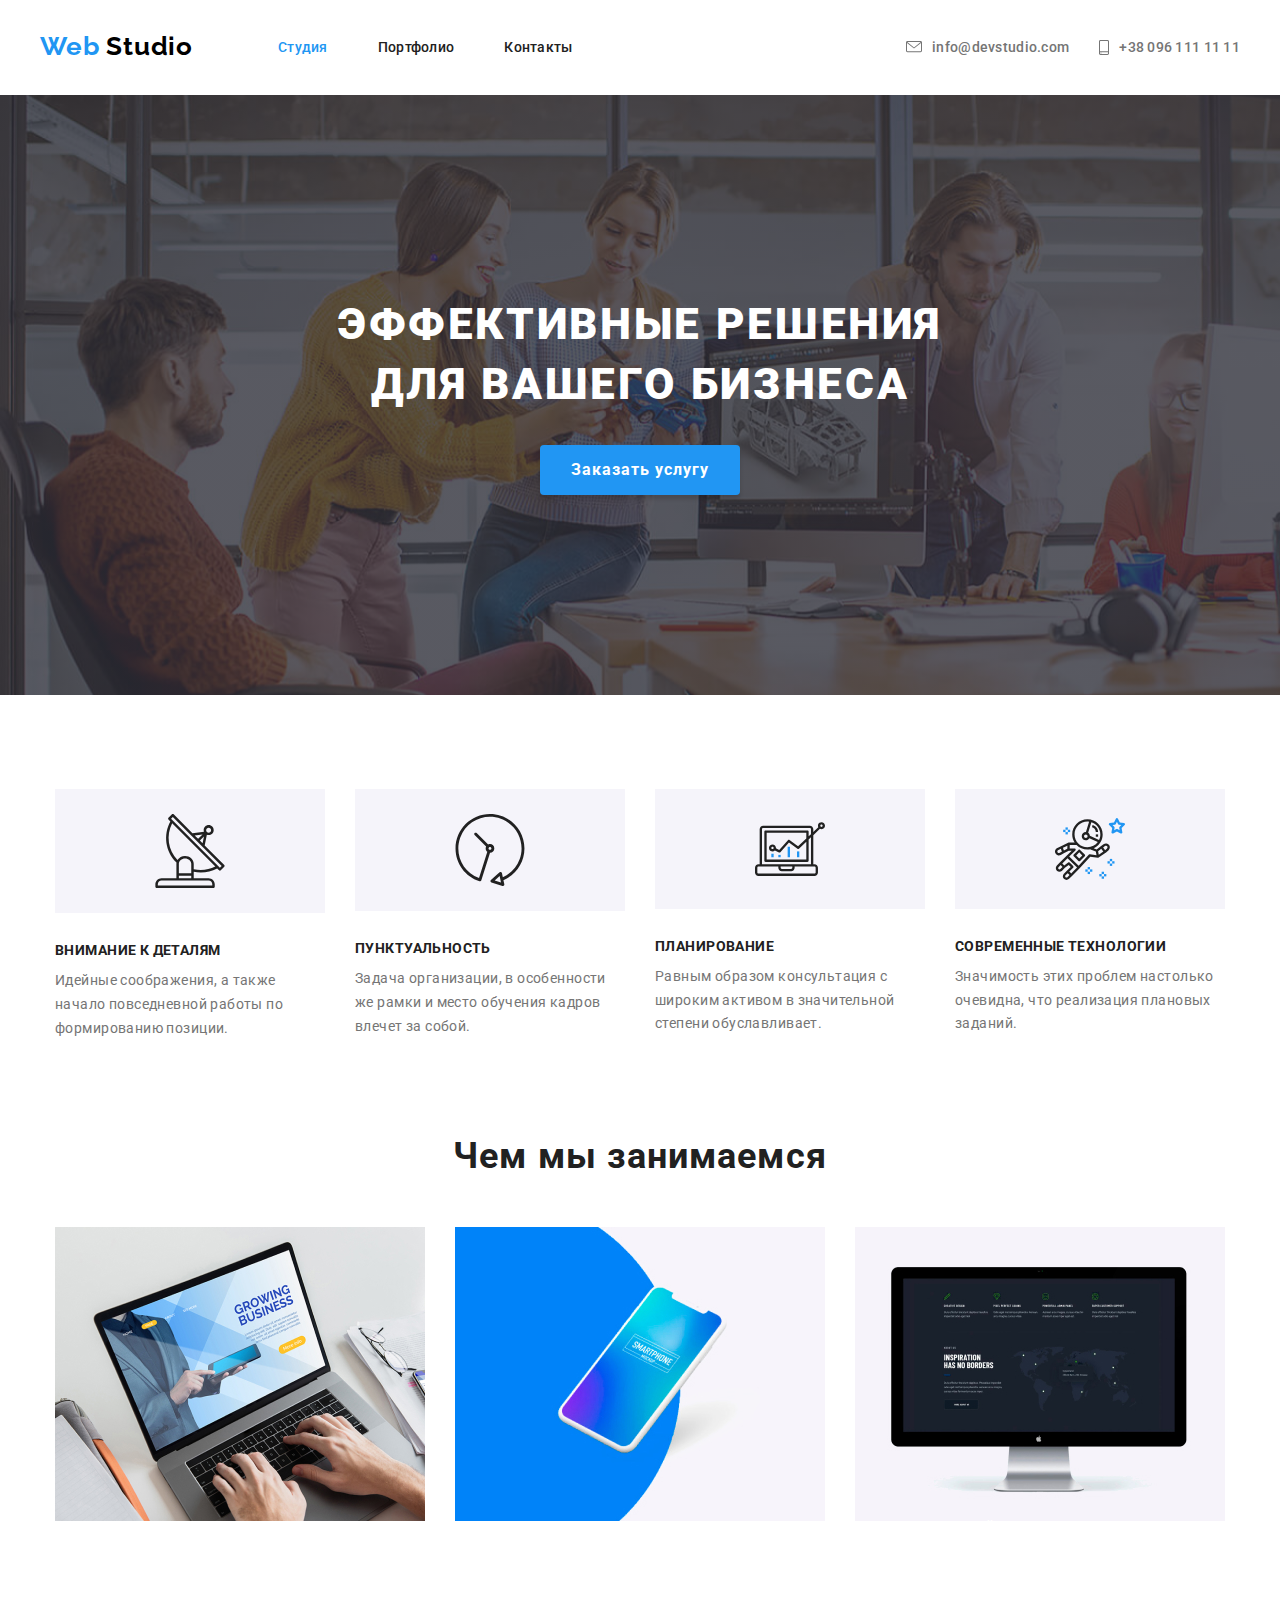
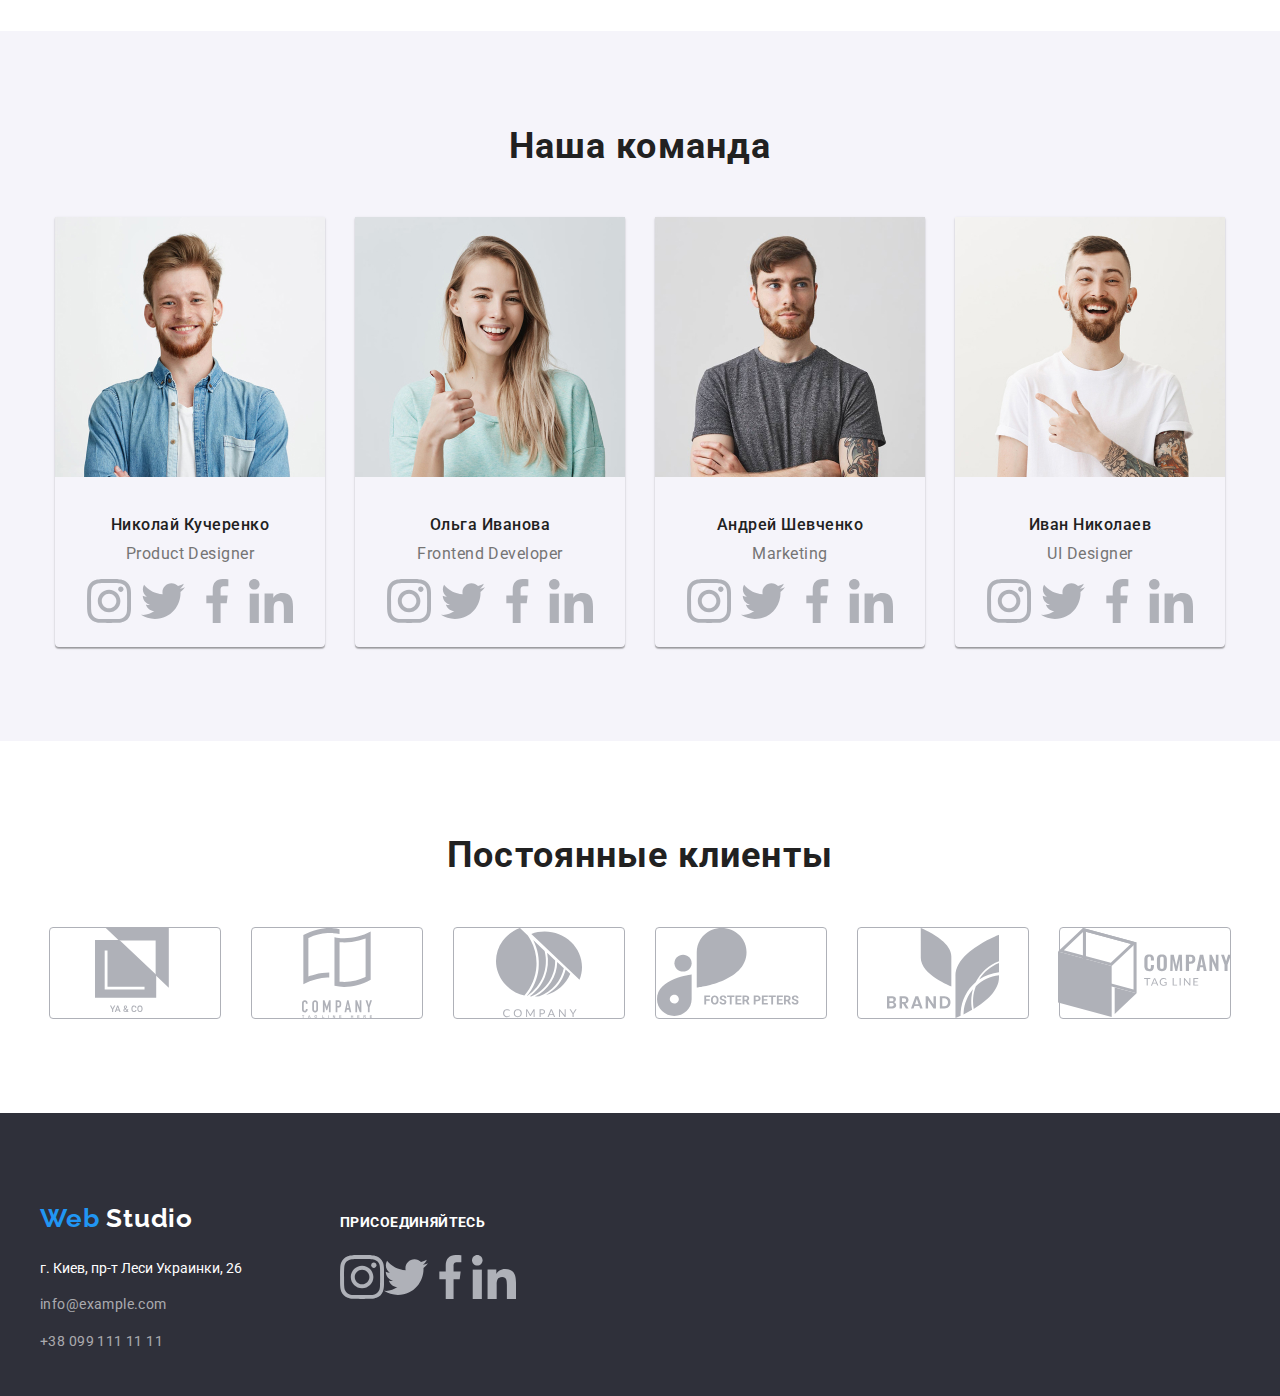
<file: index.html>
<!DOCTYPE html>
<html lang="ru">
  <head>
    <meta charset="UTF-8" />
    <meta name="viewport" content="width=device-width, initial-scale=1.0" />
    <title>Web Studio</title>
    <link rel="stylesheet" href="./css/normalize.css" />
    <link rel="stylesheet" href="./css/style-second.css" />
    <link
      href="https://fonts.googleapis.com/css2?family=Raleway:wght@700&family=Roboto:wght@400;500;700;900&display=swap"
      rel="stylesheet"
    />
  </head>

  <body>
    <header class="site">
      <div class="container">
        <nav class="header-nav">
          <!--Логотип сайта-->
          <a lang="en" href="./index.html" class="logo link"
            ><span class="first-logo">Web</span
            ><span class="second-logo">Studio</span></a
          >
          <!--Навигационное меню в шапке-->

          <ul class="site-nav list">
            <li class="site-nav-list-item">
              <a href="" class="site-nav-text hover-focus link current"
                >Студия</a
              >
            </li>
            <li class="site-nav-list-item">
              <a href="./portfolio.html" class="site-nav-text hover-focus link"
                >Портфолио</a
              >
            </li>
            <li class="site-nav-list-item">
              <a href="" class="site-nav-text hover-focus link">Контакты</a>
            </li>
          </ul>
          <address class="nav-address">
            <ul class="address list">
              <li class="address-item-list mail-item">
                <a
                  lang="en"
                  href="mailto:info@devstudio.com"
                  class="address-text link hover-focus"
                  ><img
                    class="mail-link"
                    src="./image/address-img/mail-img.svg"
                    alt="электронная почта"
                  />info@devstudio.com</a
                >
              </li>
              <li class="address-item-list tel-item">
                <a
                  href="tel:+380961111111"
                  class="address-text link hover-focus"
                  ><img
                    class="tel-link"
                    src="./image/address-img/tel-img.svg"
                    alt="телефон"
                  />+38 096 111 11 11</a
                >
              </li>
            </ul>
          </address>
        </nav>
        <!--Контактная информация-->
      </div>
    </header>

    <main>
      <!-- Герой -->
      <section class="hero">
        <h1 class="hero-title">
          эффективные решения <br />
          для вашего бизнеса
        </h1>

        <button class="services-btn general-btn" type="button">
          Заказать услугу
        </button>
      </section>

      <!-- О нас -->
      <section class="about-us list">
        <div class="container">
          <h2 hidden>О нас</h2>
          <ul class="about-us-item list">
            <li class="about-us-item-list">
              <img
                src="./image/about-us/about-us-1.svg"
                alt="внимание к деталям"
                class="about-us-img"
              />
              <h3 class="about-us-title">внимание к деталям</h3>
              <p class="about-us-text">
                Идейные соображения, а также начало повседневной работы по
                формированию позиции.
              </p>
            </li>

            <li class="about-us-item-list">
              <img
                src="./image/about-us/about-us-2.svg"
                alt="пунктуальность"
                class="about-us-img"
              />
              <h3 class="about-us-title">пунктуальность</h3>
              <p class="about-us-text">
                Задача организации, в особенности же рамки и место обучения
                кадров влечет за собой.
              </p>
            </li>

            <li class="about-us-item-list">
              <img
                src="./image/about-us/about-us-3.svg"
                alt="планированием"
                class="about-us-img"
              />
              <h3 class="about-us-title">планирование</h3>
              <p class="about-us-text">
                Равным образом консультация с широким активом в значительной
                степени обуславливает.
              </p>
            </li>

            <li class="about-us-item-list">
              <img
                src="./image/about-us/about-us-4.svg"
                class="about-us-img"
                alt="современные технологии"
              />
              <h3 class="about-us-title">современные технологии</h3>
              <p class="about-us-text">
                Значимость этих проблем настолько очевидна, что реализация
                плановых заданий.
              </p>
            </li>
          </ul>
        </div>
      </section>

      <!-- Чем мы занимаемся -->
      <section class="features">
        <div class="container">
          <h2 class="features-title">Чем мы занимаемся</h2>

          <ul class="features-item list">
            <li class="features-item-list features-container">
              <img
                src="./image/what-we-do/what-we-do-1.jpg"
                alt="десктопные приложения"
                width="370"
                height="294"
              />
              <p class="features-text">десктопные приложения</p>
            </li>

            <li class="features-item-list features-container">
              <img
                src="./image/what-we-do/what-we-do-2.jpg"
                alt="мобильные приложения"
                width="370"
                height="294"
              />
              <p class="features-text">мобильные приложения</p>
            </li>
            <li class="features-item-list features-container">
              <img
                src="./image/what-we-do/what-we-do-3.jpg"
                alt="дизайнерские решения"
                width="370"
                height="294"
              />
              <p class="features-text">дизайнерские решения</p>
            </li>
          </ul>
        </div>
      </section>

      <!-- Наша команда -->
      <section class="our-team">
        <div class="container">
          <h2 class="our-team-title">Наша команда</h2>
          <ul class="our-team-item list">
            <li class="our-team-item-list">
              <img
                class="our-team-item-photo"
                src="./image/team/img-team-1.jpg"
                alt="член команды"
                width="270"
                height="260"
              />
              <h3 class="our-team-subtitle">Николай Кучеренко</h3>
              <p lang="en" class="our-team-text">Product Designer</p>

              <ul class="our-team list social">
                <li class="icon-container">
                  <a class="icon-container-link" href=""
                    ><img
                      src="./image/team/social-img/insta.svg"
                      alt="Инстаграм"
                  /></a>
                </li>
                <li>
                  <a class="icon-container-link" href=""
                    ><img
                      src="./image/team/social-img/twitter.svg"
                      alt="Твиттер"
                  /></a>
                </li>
                <li>
                  <a class="icon-container-link" href=""
                    ><img
                      src="./image/team/social-img/facebook.svg"
                      alt="Фейсбук"
                  /></a>
                </li>
                <li>
                  <a class="icon-container-link" href=""
                    ><img src="./image/team/social-img/linkedin.svg" alt=""
                  /></a>
                </li>
              </ul>
            </li>

            <li class="our-team-item-list">
              <img
                class="our-team-item-photo"
                src="./image/team/img-team-2.jpg"
                alt="член команды"
                width="270"
                height="260"
              />
              <h3 class="our-team-subtitle">Ольга Иванова</h3>
              <p lang="en" class="our-team-text">Frontend Developer</p>

              <ul class="our-team list social">
                <li>
                  <a class="icon-container-link" href=""
                    ><img
                      src="./image/team/social-img/insta.svg"
                      alt="Инстаграм"
                  /></a>
                </li>
                <li>
                  <a class="icon-container-link" href=""
                    ><img
                      src="./image/team/social-img/twitter.svg"
                      alt="Твиттер"
                  /></a>
                </li>
                <li>
                  <a class="icon-container-link" href=""
                    ><img
                      src="./image/team/social-img/facebook.svg"
                      alt="Фейсбук"
                  /></a>
                </li>
                <li>
                  <a class="icon-container-link" href=""
                    ><img src="./image/team/social-img/linkedin.svg" alt=""
                  /></a>
                </li>
              </ul>
            </li>

            <li class="our-team-item-list">
              <img
                class="our-team-item-photo"
                src="./image/team/img-team-3.jpg"
                alt="член команды"
                width="270"
                height="260"
              />
              <h3 class="our-team-subtitle">Андрей Шевченко</h3>
              <p lang="en" class="our-team-text">Marketing</p>

              <ul class="our-team list social">
                <li>
                  <a class="icon-container-link" href=""
                    ><img
                      src="./image/team/social-img/insta.svg"
                      alt="Инстаграм"
                  /></a>
                </li>
                <li>
                  <a class="icon-container-link" href=""
                    ><img
                      src="./image/team/social-img/twitter.svg"
                      alt="Твиттер"
                  /></a>
                </li>
                <li>
                  <a class="icon-container-link" href=""
                    ><img
                      src="./image/team/social-img/facebook.svg"
                      alt="Фейсбук"
                  /></a>
                </li>
                <li>
                  <a class="icon-container-link" href=""
                    ><img src="./image/team/social-img/linkedin.svg" alt=""
                  /></a>
                </li>
              </ul>
            </li>

            <li class="our-team-item-list">
              <img
                class="our-team-item-photo"
                src="./image/team/img-team-4.jpg"
                alt="член команды"
                width="270"
                height="260"
              />
              <h3 class="our-team-subtitle">Иван Николаев</h3>
              <p lang="en" class="our-team-text">UI Designer</p>

              <ul class="our-team list social">
                <li>
                  <a class="icon-container-link" href=""
                    ><img
                      src="./image/team/social-img/insta.svg"
                      alt="Инстаграм"
                  /></a>
                </li>
                <li>
                  <a class="icon-container-link" href=""
                    ><img
                      src="./image/team/social-img/twitter.svg"
                      alt="Твиттер"
                  /></a>
                </li>
                <li>
                  <a class="icon-container-link" href=""
                    ><img
                      src="./image/team/social-img/facebook.svg"
                      alt="Фейсбук"
                  /></a>
                </li>
                <li>
                  <a class="icon-container-link" href=""
                    ><img src="./image/team/social-img/linkedin.svg" alt=""
                  /></a>
                </li>
              </ul>
            </li>
          </ul>
        </div>
      </section>

      <!-- Постоянные клиенты -->
      <section class="clients-main">
        <div class="container">
          <h2 class="clients">Постоянные клиенты</h2>
          <ul class="clients-item list">
            <li class="clients-item-list">
              <a class="clients-link-list" href=""
                ><img
                  src="./image/logo-company/logo-company-1.svg"
                  alt="логотип компании"
                  class="clients-logo-item"
              /></a>
            </li>
            <li class="clients-item-list">
              <a class="clients-link-list" href=""
                ><img
                  src="./image/logo-company/logo-company-2.svg"
                  alt="логотип компании"
                  class="clients-logo-item"
              /></a>
            </li>
            <li class="clients-item-list">
              <a class="clients-link-list" href=""
                ><img
                  src="./image/logo-company/logo-company-3.svg"
                  alt="логотип компании"
                  class="clients-logo-item"
              /></a>
            </li>
            <li class="clients-item-list">
              <a class="clients-link-list" href=""
                ><img
                  src="./image/logo-company/logo-company-4.svg"
                  alt="логотип компании"
                  class="clients-logo-item"
              /></a>
            </li>
            <li class="clients-item-list">
              <a class="clients-link-list" href=""
                ><img
                  src="./image/logo-company/logo-company-5.svg"
                  alt="логотип компании"
                  class="clients-logo-item"
              /></a>
            </li>
            <li class="clients-item-list">
              <a class="clients-link-list" href=""
                ><img
                  src="./image/logo-company/logo-company-6.svg"
                  alt="логотип компании"
                  class="clients-logo-item"
              /></a>
            </li>
          </ul>
        </div>
      </section>
    </main>

    <footer class="footer-main">
      <div class="container">
        <div class="footer-main-container">
          <div class="footer-address">
            <a lang="en" href="./index.html" class="link logo"
              ><span class="first-logo">Web</span>
              <span class="footer-logo">Studio</span></a
            >
            <address class="footer-address-container">
              <ul class="footer list">
                <li class="footer-list-link">
                  <a
                    href="https://goo.gl/maps/cEKbpR4M8F39uecU8"
                    class="footer-address-link link"
                    >г. Киев, пр-т Леси Украинки, 26</a
                  >
                </li>
                <li class="footer-list-link">
                  <a
                    lang="en"
                    href="mailto:info@example.com"
                    class="footer-mailto-link link"
                    >info@example.com</a
                  >
                </li>
                <li class="footer-list-link">
                  <a href="tel:+380991111111" class="footer-tel-link link"
                    >+38 099 111 11 11</a
                  >
                </li>
              </ul>
            </address>
          </div>

          <div class="join-in">
            <p class="join-in-title">
              <b class="join-in-text">присоединяйтесь</b>
            </p>
            <ul class="join-in-social list link">
              <li>
                <a class="icon-container-link" href=""
                  ><img src="./image/team/social-img/insta.svg" alt="Инстаграм"
                /></a>
              </li>
              <li>
                <a class="icon-container-link" href=""
                  ><img src="./image/team/social-img/twitter.svg" alt="Твиттер"
                /></a>
              </li>
              <li>
                <a class="icon-container-link" href=""
                  ><img
                    src="./image/team/social-img/facebook.svg"
                    alt="Фейсбук"
                /></a>
              </li>
              <li>
                <a class="icon-container-link" href=""
                  ><img
                    src="./image/team/social-img/linkedin.svg"
                    alt="Линкдин"
                /></a>
              </li>
            </ul>
          </div>
        </div>
      </div>
    </footer>
  </body>
</html>
</file>
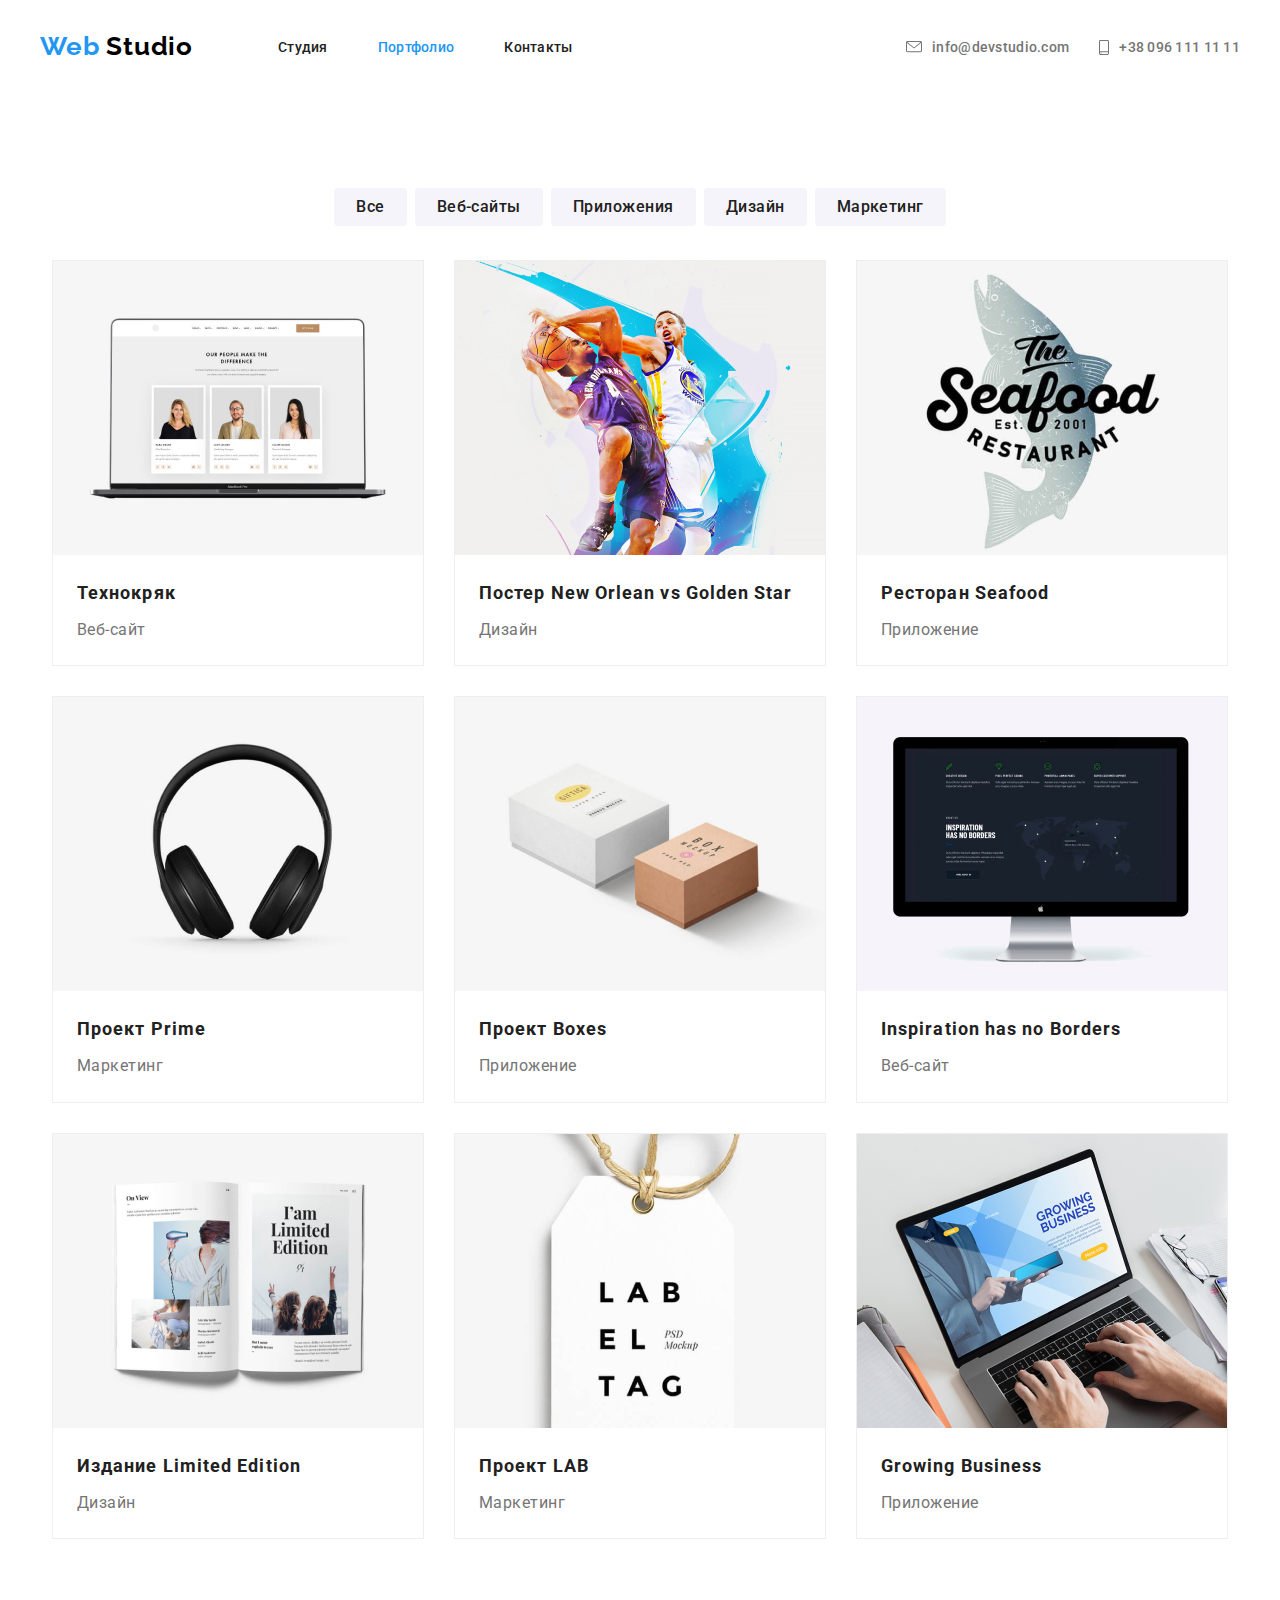
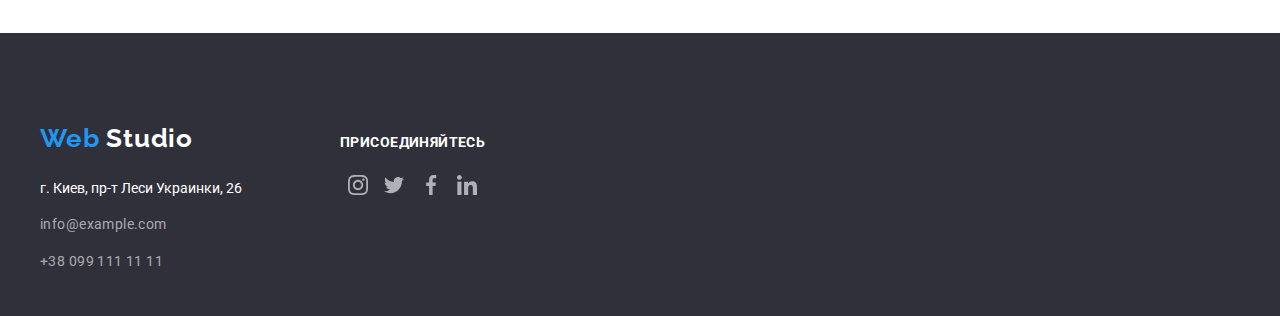
<file: portfolio.html>
<!DOCTYPE html>
<html lang="ru">
  <head>
    <meta charset="UTF-8" />
    <meta name="viewport" content="width=device-width, initial-scale=1.0" />
    <title>Web Studio</title>
    <link rel="stylesheet" href="./css/normalize.css" />
    <link rel="stylesheet" href="./css/style-second.css" />
    <link
      href="https://fonts.googleapis.com/css2?family=Raleway:wght@700&family=Roboto:wght@400;500;700;900&display=swap"
      rel="stylesheet"
    />
  </head>
  <body>
    <header class="site">
      <div class="container">
        <nav class="header-nav">
          <!--Логотип сайта-->
          <a lang="en" href="./index.html" class="logo link"
            ><span class="first-logo">Web</span
            ><span class="second-logo">Studio</span></a
          >
          <!--Навигационное меню в шапке-->

          <ul class="site-nav list">
            <li class="site-nav-list-item">
              <a href="./index.html" class="site-nav-text hover-focus link"
                >Студия</a
              >
            </li>
            <li class="site-nav-list-item">
              <a
                href="./portfolio.html"
                class="site-nav-text hover-focus link current"
                >Портфолио</a
              >
            </li>
            <li class="site-nav-list-item">
              <a href="" class="site-nav-text hover-focus link">Контакты</a>
            </li>
          </ul>
          <address class="nav-address">
            <ul class="address list">
              <li class="address-item-list mail-item">
                <a
                  lang="en"
                  href="mailto:info@devstudio.com"
                  class="address-text link hover-focus"
                  ><img
                    class="mail-link"
                    src="./image/address-img/mail-img.svg"
                    alt="электронная почта"
                  />info@devstudio.com</a
                >
              </li>
              <li class="address-item-list tel-item">
                <a
                  href="tel:+380961111111"
                  class="address-text link hover-focus"
                  ><img
                    class="tel-link"
                    src="./image/address-img/tel-img.svg"
                    alt="телефон"
                  />+38 096 111 11 11</a
                >
              </li>
            </ul>
          </address>
        </nav>
        <!--Контактная информация-->
      </div>
    </header>
    <main class="portfolio">
      <h1 hidden class="portfolio-title">Портфолио</h1>
      <div class="container">
        <section class="portfolio-section">
          <ul class="portfolio-item-btn list">
            <li class="portfolio-item-list">
              <button type="button" class="portfolio-btn">Все</button>
            </li>
            <li class="portfolio-item-list">
              <button type="button" class="portfolio-btn">Веб-сайты</button>
            </li>
            <li class="portfolio-item-list">
              <button type="button" class="portfolio-btn">Приложения</button>
            </li>
            <li class="portfolio-item-list">
              <button type="button" class="portfolio-btn">Дизайн</button>
            </li>
            <li class="portfolio-item-list">
              <button type="button" class="portfolio-btn">Маркетинг</button>
            </li>
          </ul>

          <ul class="portfolio-item list">
            <!-- <li>
              <ul class="list">         
              </ul>
            </li> -->
            <li class="portfolio-item-element">
              <a href="" class="portfolio-item-link">
                <img
                  class="item-link"
                  src="./image/portfolio/sections-image/techno.jpg"
                  alt="список сотрудников"
                  width="370"
                  height="294"
                />
                <h2 class="portfolio-title">Технокряк</h2>
                <p class="portfolio-text">Веб-сайт</p>
                <!-- <p class="portfolio-pre-text">
                                            Технокряк это современная площадка распространения коронавируса.
                                            Компании используют эту платформу для цифрового шпионажа и атак
                                            на защищённые сервера конкурентов.
                                          </p> --></a
              >
            </li>
            <li class="portfolio-item-element">
              <a href="" class="portfolio-item-link">
                <img
                  class="item-link"
                  src="./image/portfolio/sections-image/poster.jpg"
                  alt="баскетбольная команда"
                  width="370"
                  height="294"
                />
                <h2 class="portfolio-title">
                  Постер <span lang="en">New Orlean vs Golden Star</span>
                </h2>
                <p class="portfolio-text">Дизайн</p></a
              >
            </li>

            <li class="portfolio-item-element">
              <a href="" class="portfolio-item-link">
                <img
                  class="item-link"
                  src="./image/portfolio/sections-image/restaurant.jpg"
                  alt="ресторан"
                  width="370"
                  height="294"
                />
                <h2 class="portfolio-title">
                  Ресторан <span lang="en">Seafood</span>
                </h2>
                <p class="portfolio-text">Приложение</p></a
              >
            </li>

            <li class="portfolio-item-element">
              <a href="" class="portfolio-item-link">
                <img
                  class="item-link"
                  src="./image/portfolio/sections-image/prime.jpg"
                  alt="наушники"
                  width="370"
                  height="294"
                />
                <h2 class="portfolio-title">
                  Проект <span lang="en">Prime</span>
                </h2>
                <p class="portfolio-text">Маркетинг</p></a
              >
            </li>

            <li class="portfolio-item-element">
              <a href="" class="portfolio-item-link">
                <img
                  class="item-link"
                  src="./image/portfolio/sections-image/boxes.jpg"
                  alt="коробки"
                  width="370"
                  height="294"
                />
                <h2 class="portfolio-title">
                  Проект <span lang="en">Boxes</span>
                </h2>
                <p class="portfolio-text">Приложение</p></a
              >
            </li>

            <li class="portfolio-item-element">
              <a href="" class="portfolio-item-link">
                <img
                  class="item-link"
                  src="./image/portfolio/sections-image/borders.jpg"
                  alt="о компании"
                  width="370"
                  height="294"
                />
                <h2 class="portfolio-title" lang="en">
                  Inspiration has no Borders
                </h2>
                <p class="portfolio-text">Веб-сайт</p></a
              >
            </li>

            <li class="portfolio-item-element">
              <a href="" class="portfolio-item-link">
                <img
                  class="item-link"
                  src="./image/portfolio/sections-image/limited-edition.jpg"
                  alt="журнал"
                  width="370"
                  height="294"
                />
                <h2 class="portfolio-title">
                  Издание <span lang="en">Limited Edition</span>
                </h2>
                <p class="portfolio-text">Дизайн</p></a
              >
            </li>

            <li class="portfolio-item-element">
              <a href="" class="portfolio-item-link">
                <img
                  class="item-link"
                  src="./image/portfolio/sections-image/lab.jpg"
                  alt="бирка"
                  width="370"
                  height="294"
                />
                <h2 class="portfolio-title">
                  Проект <span lang="en">LAB</span>
                </h2>
                <p class="portfolio-text">Маркетинг</p></a
              >
            </li>

            <li class="portfolio-item-element">
              <a href="" class="portfolio-item-link">
                <img
                  class="item-link"
                  src="./image/portfolio/sections-image/business.jpg"
                  alt="печатает на компьютере"
                  width="370"
                  height="294"
                />
                <h2 class="portfolio-title" lang="en">Growing Business</h2>
                <p class="portfolio-text">Приложение</p></a
              >
            </li>
          </ul>
        </section>
      </div>
    </main>
    <footer class="footer-main">
      <div class="container">
        <div class="footer-main-container">
          <div class="footer-address">
            <a lang="en" href="./index.html" class="link logo"
              ><span class="first-logo">Web</span>
              <span class="footer-logo">Studio</span></a
            >
            <address class="footer-address-container">
              <ul class="footer list">
                <li class="footer-list-link">
                  <a
                    href="https://goo.gl/maps/cEKbpR4M8F39uecU8"
                    class="footer-address-link link"
                    >г. Киев, пр-т Леси Украинки, 26</a
                  >
                </li>
                <li class="footer-list-link">
                  <a
                    lang="en"
                    href="mailto:info@example.com"
                    class="footer-mailto-link link"
                    >info@example.com</a
                  >
                </li>
                <li class="footer-list-link">
                  <a href="tel:+380991111111" class="footer-tel-link link"
                    >+38 099 111 11 11</a
                  >
                </li>
              </ul>
            </address>
          </div>

          <div class="join-in">
            <p class="join-in-title">
              <b class="join-in-text">присоединяйтесь</b>
            </p>
            <ul class="join-in-social list link">
              <li>
                <a href=""
                  ><img src="./image/team/social-img/insta.svg" alt="Инстаграм"
                /></a>
              </li>
              <li>
                <a href=""
                  ><img src="./image/team/social-img/twitter.svg" alt="Твиттер"
                /></a>
              </li>
              <li>
                <a href=""
                  ><img
                    src="./image/team/social-img/facebook.svg"
                    alt="Фейсбук"
                /></a>
              </li>
              <li>
                <a href=""
                  ><img
                    src="./image/team/social-img/linkedin.svg"
                    alt="Линкдин"
                /></a>
              </li>
            </ul>
          </div>
        </div>
      </div>
    </footer>
  </body>
</html>
</file>
<file: css/style-second.css>
/* Основной цвет текста #757575 */
/* Вторичный цвет текста #212121 */
/* Дополнительный цвет текста (заголовок, футер) #FFFFFF */

/* Цвет фона #FFFFFF */
/* Вторичный цвет фона #F5F4FA */

/* Акцент #2196F3 */

:root {
  --primary-text-color: #757575;
  --second-text-color: #ffffff;
  --title-text-color: #212121;
  --accent-color: #2196f3;
}

/* Общие атрибуты */

body {
  background-color: #e5e5e5;
  color: var(--primary-text-color);
  font-family: "Roboto", sans-serif;
  font-weight: 400;
  line-height: 1.71;
}

.link {
  text-decoration: none;
}
.list {
  list-style: none;
}

.hover-focus:hover,
.hover-focus:focus {
  color: var(--accent-color);
}

.site-nav.list .current {
  color: var(--accent-color);
}

.container {
  width: 1200px;
  padding-left: 15px;
  padding-right: 15px;
  margin-left: auto;
  margin-right: auto;
}

/* Лооготип */
.first-logo,
.second-logo,
.footer-logo {
  font-family: "Raleway";
  font-style: normal;
  font-weight: 700;
  font-size: 26px;
  line-height: 1.19;
  letter-spacing: 0.03em;
}

.second-logo {
  color: #000000;
}

.footer-logo {
  color: #ffffff;
}
.first-logo {
  color: var(--accent-color);
}
/* Навигационное меню */

.nav-address {
  margin-left: auto;
}

.header-nav .nav-address .address {
  display: flex;
  align-items: center;
}

.header-nav .address-item-list {
  display: flex;
  align-items: center;
}

.header-nav .mail-item {
  margin-right: 30px;
}

.header-nav .mail-link,
.header-nav .tel-link {
  margin-right: 10px;
}

.nav-address .address-text {
  display: flex;
  align-items: center;
}

.nav-address .address {
  margin-top: 0px;
  margin-bottom: 0px;
}

.first-logo {
  margin-right: 7px;
}

.logo {
  margin-right: 85px;
}

.site .header-nav {
  display: flex;
  align-items: center;
}
.site .site-nav {
  display: flex;
  margin: 0px;
  padding: 0px;
}
.site .site-nav-list-item:not(:last-child) {
  margin-right: 50px;
}

.site-nav-text,
.address-text {
  font-weight: 500;
  font-size: 14px;
  line-height: 1.07;
  letter-spacing: 0.02em;
}

.site-nav-text {
  display: inline-block;
  padding-top: 40px;
  padding-bottom: 40px;
}

.address-text {
  font-style: normal;
  font-family: Roboto;
  color: var(--primary-text-color);
}
.site-nav-text {
  color: var(--title-text-color);
}
.site {
  background-color: #ffffff;
}

/* Герой */

.hero {
  padding-top: 200px;
  padding-bottom: 200px;
  background-image: linear-gradient(
      to right,
      rgba(47, 48, 58, 0.8),
      rgba(47, 48, 58, 0.8)
    ),
    url(../image/hero-section/hero-img-bcg.jpg);
  background-size: cover;
}

.hero .hero-title {
  margin-bottom: 30px;
  font-weight: 900;
  font-size: 44px;
  line-height: 1.36;
  text-align: center;
  letter-spacing: 0.06em;
  text-transform: uppercase;
  color: var(--second-text-color);
  margin-top: 0px;
}

.services-btn {
  display: block;
  margin-left: auto;
  margin-right: auto;
}

.general-btn {
  font-family: "Roboto";
  font-style: normal;
  font-weight: 700;
  font-size: 16px;
  line-height: 1.87px;
  width: 200px;
  height: 50px;
  align-items: center;
  text-align: center;
  letter-spacing: 0.06em;
  background-color: var(--accent-color);
  color: var(--second-text-color);
  box-shadow: 0px 4px 4px rgba(0, 0, 0, 0.15);

  border-radius: 4px;
  border: none;
}

/* О нас */

.about-us-item-list {
  display: flex;
  /* flex-wrap: wrap; */
  width: 270px;
  flex-direction: column;
}

.about-us {
  padding-top: 94px;
}

.about-us-item {
  display: flex;
  padding-left: 0px;
  margin-top: 0px;
  flex-grow: 1;
  margin-bottom: 0px;
  /* background-color: teal; */
  justify-content: center;
}

.about-us .about-us-item-list:not(:last-child) {
  margin-right: 30px;
}

.about-us .about-us-img {
  padding-top: 25px;
  padding-right: 100px;
  padding-bottom: 25px;
  padding-left: 100px;
  background-color: #f5f4fa;
  margin-bottom: 30px;
}

.about-us .about-us-title {
  margin-top: 0px;
  margin-bottom: 10px;
  font-weight: 700;
  font-size: 14px;
  line-height: 1.14;
  letter-spacing: 0.03em;
  text-transform: uppercase;
  color: var(--title-text-color);
}

.about-us .about-us-text {
  margin-top: 0px;
  margin-bottom: 0px;
  font-weight: normal;
  font-size: 14px;
  line-height: 1.71;
  letter-spacing: 0.03em;
  color: var(--primary-text-color);
}
.about-us-img:hover,
.about-us-img:focus {
  background-color: var(--accent-color);
}
.about-us {
  background-color: #ffffff;
}

/* Чем мы занимаемся */
/* Наша команда */

.features .container {
  /* background-color: teal; */
}

.features {
  padding-top: 94px;
  padding-bottom: 94px;
  background-color: var(--second-text-color);
}
.features .features-item {
  display: flex;
  margin-top: 0px;
  margin-bottom: 0px;
  padding-left: 0px;
  justify-content: center;
}
.features .features-item-list:not(:last-child) {
  margin-right: 30px;
}
.features .features-title {
  margin-bottom: 50px;
}

.features .features-title,
.our-team .our-team-title {
  font-weight: 700;
  font-size: 36px;
  line-height: 1.17;
  text-align: center;
  letter-spacing: 0.03em;
  color: var(--title-text-color);
  margin-top: 0px;
}

.features .features-text {
  display: block;
  margin-top: 0px;
  margin-bottom: 0px;
  font-weight: 700;
  font-size: 14px;
  line-height: 1.14;
  text-align: center;
  letter-spacing: 0.03em;
  text-transform: uppercase;
  color: var(--second-text-color);
}
.features-container {
  display: flex;
  flex-direction: column;
}

/* Наша команда */

.our-team {
  padding-top: 94px;
}

.our-team-item {
  /* background-color: teal; */
  display: flex;
  margin-top: 0px;
  margin-bottom: 0px;
  padding-left: 0px;
  justify-content: center;
}

.our-team-title {
  margin-top: 0px;
  margin-bottom: 50px;
}
.our-team-item-list:not(:last-child) {
  margin-right: 30px;
}
.our-team-item-list {
  padding-bottom: 24px;
  border-radius: 0px 0px 4px 4px;
  box-shadow: 0px 2px 1px rgba(0, 0, 0, 0.2), 0px 1px 1px rgba(0, 0, 0, 0.14),
    0px 1px 3px rgba(0, 0, 0, 0.12);
}
.our-team-item-photo {
  margin-bottom: 30px;
}

.our-team .our-team-subtitle {
  margin-top: 0px;
  margin-bottom: 10px;
  text-align: center;
  font-weight: 500;
  font-size: 16px;
  line-height: 1.19;
  letter-spacing: 0.03em;
  color: var(--title-text-color);
}

.our-team .our-team-text {
  margin-top: 0px;
  margin-bottom: 16px;
  text-align: center;
  font-weight: normal;
  font-size: 16px;
  line-height: 19px;
  letter-spacing: 0.03em;
  color: var(--primary-text-color);
}
.our-team .social {
  display: flex;
  width: 206px;
  justify-content: space-between;
  padding-top: 0px;
  padding-left: 0px;
  padding-bottom: 0px;
  margin-left: auto;
  margin-right: auto;
}

.our-team .our-team-social:hover,
.our-team .our-team-social:focus {
  color: var(--accent-color);
  /* background-color: var(--accent-color); */
}

.our-team {
  background: #f5f4fa;
  padding-bottom: 94px;
}
.icon-container {
}
.icon-container-link {
  display: flex;
  justify-content: center;
  width: 44px;
  height: 44px;
}

/* Постоянные клиенты */

.clients {
  margin-top: 0px;
  margin-bottom: 50px;
}

.clients-link-list {
  display: flex;
  justify-content: center;
  width: 170px;
  height: 90px;
  border: solid #afb1b8 1px;
  border-radius: 4px;
}
.clients-link-list:hover,
.clients-link-list:focus {
  border-color: var(--accent-color);
}

.clients-item-list:not(:last-child) {
  margin-right: 30px;
}
.clients-main {
  padding-top: 94px;
  padding-bottom: 94px;
  background-color: #ffffff;
}
.clients-item {
  display: flex;
  justify-content: center;
  margin-top: 0px;
  margin-bottom: 0px;
  padding-left: 0px;
}
.clients-main .clients {
  font-weight: 700;
  font-size: 36px;
  line-height: 1.16;
  text-align: center;
  letter-spacing: 0.03em;

  color: var(--title-text-color);
}

/* Футер */

.footer-main {
  padding-bottom: 42px;
  background-color: #2f303a;
}
.footer-main-container {
  display: flex;
  align-items: baseline;
  padding-top: 90px;
}
.footer-address {
  display: flex;

  /* padding-top: 78px; */
  flex-direction: column;
  justify-content: center;
  width: 231px;
  margin-right: 69px;
}
.footer-main .link.logo {
  display: flex;
  margin-bottom: 20px;
  margin-right: 0px;
  width: 153px;
}

.footer.list {
  margin-top: 0px;
  margin-bottom: 0px;
}

.footer-address-container {
  display: flex;
  flex-direction: column;
  width: 231px;
}
.footer-main .footer {
  padding-left: 0px;
}
.footer-list-link:not(:last-child) {
  margin-bottom: 9px;
}

.footer .footer-mailto-link,
.footer .footer-tel-link,
.footer .footer-address-link {
  font-family: Roboto;
  font-style: normal;
  font-weight: normal;
  font-size: 14px;
  line-height: 1.71;
}

.footer .footer-address-link {
  color: var(--second-text-color);
}
.footer .footer-mailto-link,
.footer .footer-tel-link {
  color: rgba(255, 255, 255, 0.6);
}

.footer .footer-address-link:hover,
.footer .footer-address-link:focus {
  color: var(--accent-color);
}
.footer .footer-mailto-link,
.footer .footer-tel-link {
  font-family: "Roboto", sans-serif;
  font-style: normal;
  font-weight: 400;
  font-size: 14px;
  line-height: 1.71;
  letter-spacing: 0.03em;
}

.footer .footer-mailto-link:hover,
.footer .footer-mailto-link:focus {
  color: var(--accent-color);
}
.footer .footer-tel-link:hover,
.footer .footer-tel-link:focus {
  color: var(--accent-color);
}
/* Присоединяйтесь */

.footer-main .join-in {
  display: flex;
  flex-direction: column;
  justify-content: center;
  /* padding-top: 90px; */
}

.join-in-social {
  display: flex;
  margin-top: 0px;
  margin-bottom: 0px;
  padding-left: 0px;
  justify-content: space-around;
}
.join-in-title {
  margin-top: 0px;
  margin-bottom: 20px;
}

.join-in-text {
  font-weight: 700;
  font-size: 14px;
  line-height: 1.14;
  letter-spacing: 0.03em;
  text-transform: uppercase;
  color: var(--second-text-color);
}
.join-in-link-social:hover,
.join-in-link-social:focus {
  color: var(--accent-color);
}

/* !!!! Портфолио !!!! */

/* Фильтр-кнопки */

.header-main {
  background-color: #ffffff;
}

.portfolio .portfolio-item-btn {
  display: flex;
  margin-top: 0px;
  margin-bottom: 34px;
  padding-left: 0px;
  justify-content: center;
}
.portfolio-item-list:not(:last-child) {
  margin-right: 8px;
}
.portfolio-section {
  padding-top: 93px;
}
.portfolio .portfolio-btn {
  padding-top: 6px;
  padding-right: 22px;
  padding-bottom: 6px;
  padding-left: 22px;
  font-weight: 500;
  font-size: 16px;
  line-height: 1.62;
  text-align: center;
  letter-spacing: 0.03em;
  color: var(--title-text-color);
  background: #f5f4fa;
  border-radius: 4px;
  border: none;
}
.portfolio .portfolio-btn:hover,
.portfolio .portfolio-btn:focus {
  background-color: var(--accent-color);
  color: var(--second-text-color);
}
.portfolio-item.list {
  display: flex;
  flex-wrap: wrap;
  margin-top: 0px;
  margin-bottom: 0px;
  /* margin: -15px; */
  padding-left: 0px;
  padding-bottom: 94px;
  justify-content: center;
  /* background-color: teal; */
}
.portfolio-item-element {
  width: calc(100% - 60px) / 3;
  margin-right: 30px;
  margin-bottom: 30px;
  padding-bottom: 20px;
  border: 1px solid #eeeeee;
  /* width: 370px; */
  /* margin: 15px; */
}
.portfolio-item-element:nth-child(3n) {
  margin-right: 0px;
}
.portfolio-item-element:nth-last-child(-n + 3) {
  margin-bottom: 0px;
}
.portfolio .portfolio-title {
  margin-top: 0px;
  margin-bottom: 4px;
  padding-left: 24px;
  padding-right: 24px;
  font-weight: 700;
  font-size: 18px;
  line-height: 2;
  letter-spacing: 0.06em;
  color: var(--title-text-color);
}
.portfolio .portfolio-text {
  margin-top: 0px;
  margin-bottom: 0px;
  padding-left: 24px;
  padding-right: 24px;
  font-weight: normal;
  font-size: 16px;
  line-height: 1.9;
  letter-spacing: 0.03em;
  color: var(--primary-text-color);
}
.portfolio .portfolio-pre-text {
  font-weight: normal;
  font-size: 18px;
  line-height: 1.55;
  letter-spacing: 0.03em;
  color: var(--second-text-color);
}

.portfolio .item-link {
  display: block;
  margin-bottom: 20px;
}
.portfolio-item-link:hover,
.portfolio-item-link:focus {
  background-color: var(--accent-color);
}
.portfolio-item-link {
  text-decoration: none;
}
.portfolio {
  background-color: var(--second-text-color);
}
</file>
